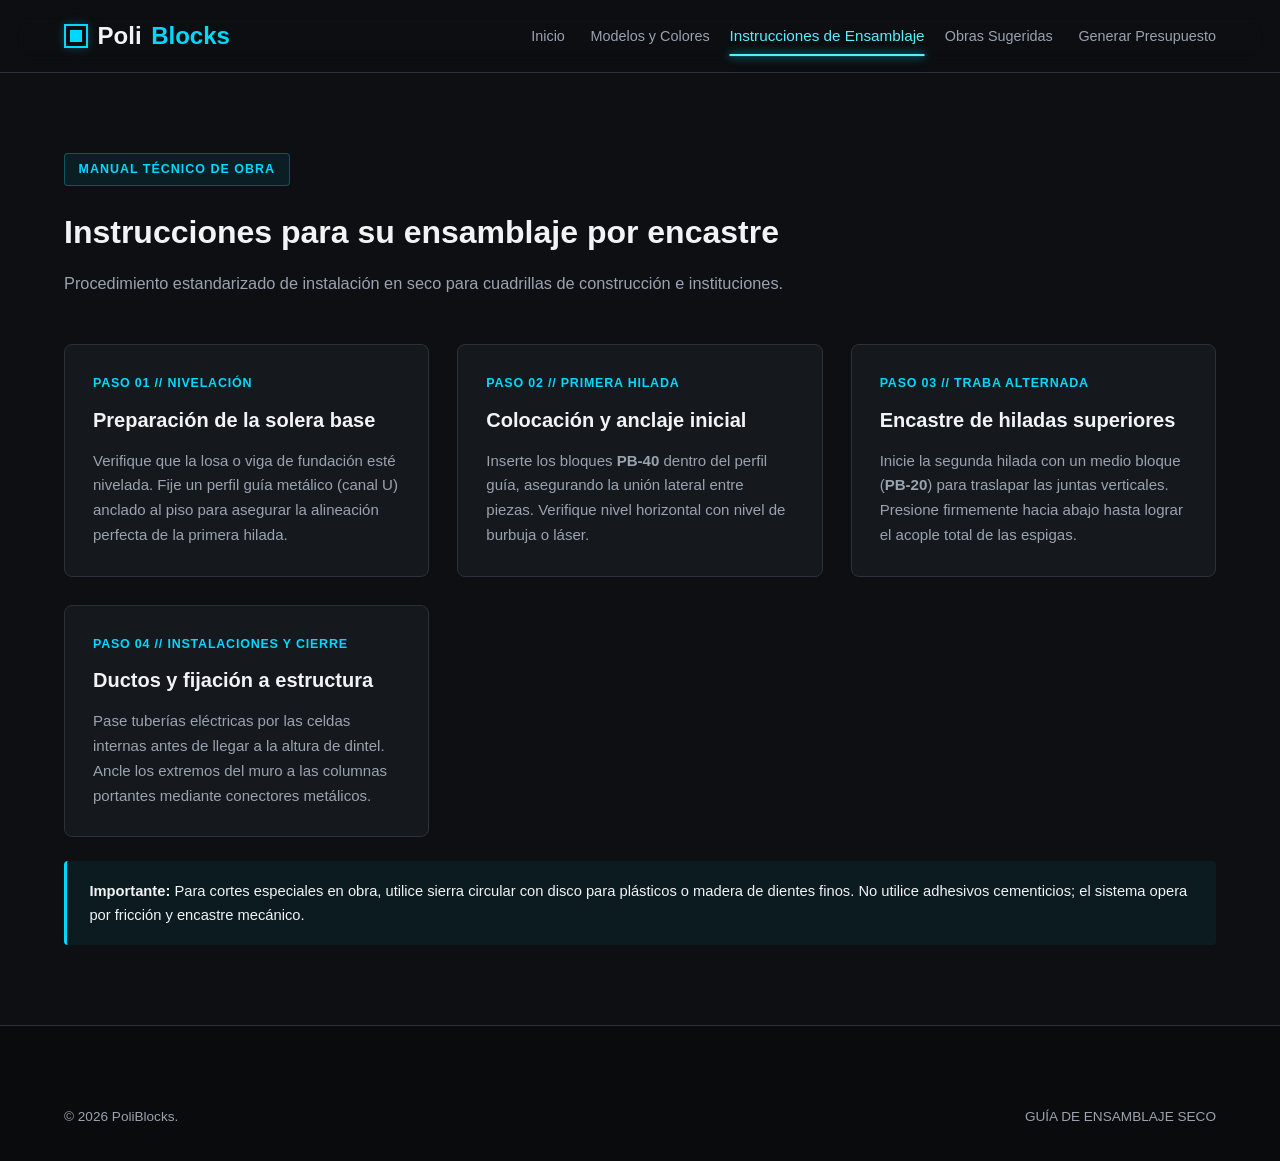
<file: ensamblaje.html>
<!DOCTYPE html>
<html lang="es">
<head>
  <meta charset="UTF-8">
  <meta name="viewport" content="width=device-width, initial-scale=1.0">
  <title>Instrucciones de Ensamblaje | PoliBlocks</title>
  <link rel="stylesheet" href="style.css">
</head>
<body>
  <header class="header">
    <div class="container nav-container">
      <a href="index.html" class="logo"><span class="logo-icon"></span>Poli<span>Blocks</span></a>
      <button class="menu-toggle" id="menuToggle">☰</button>
      <nav>
        <ul class="nav-links" id="navLinks">
          <li><a href="index.html">Inicio</a></li>
          <li><a href="modelos.html">Modelos y Colores</a></li>
          <li><a href="ensamblaje.html" class="active">Instrucciones de Ensamblaje</a></li>
          <li><a href="obras.html">Obras Sugeridas</a></li>
          <li><a href="presupuesto.html" class="nav-cta">Generar Presupuesto</a></li>
        </ul>
      </nav>
    </div>
  </header>

  <main>
    <section class="section">
      <div class="container">
        <span class="badge">Manual Técnico de Obra</span>
        <div class="section-header">
          <h2>Instrucciones para su ensamblaje por encastre</h2>
          <p>Procedimiento estandarizado de instalación en seco para cuadrillas de construcción e instituciones.</p>
        </div>

        <div class="cards-grid">
          <div class="card">
            <div class="card-body">
              <span class="card-tag">PASO 01 // NIVELACIÓN</span>
              <h3>Preparación de la solera base</h3>
              <p>Verifique que la losa o viga de fundación esté nivelada. Fije un perfil guía metálico (canal U) anclado al piso para asegurar la alineación perfecta de la primera hilada.</p>
            </div>
          </div>

          <div class="card">
            <div class="card-body">
              <span class="card-tag">PASO 02 // PRIMERA HILADA</span>
              <h3>Colocación y anclaje inicial</h3>
              <p>Inserte los bloques <strong>PB-40</strong> dentro del perfil guía, asegurando la unión lateral entre piezas. Verifique nivel horizontal con nivel de burbuja o láser.</p>
            </div>
          </div>

          <div class="card">
            <div class="card-body">
              <span class="card-tag">PASO 03 // TRABA ALTERNADA</span>
              <h3>Encastre de hiladas superiores</h3>
              <p>Inicie la segunda hilada con un medio bloque (<strong>PB-20</strong>) para traslapar las juntas verticales. Presione firmemente hacia abajo hasta lograr el acople total de las espigas.</p>
            </div>
          </div>

          <div class="card">
            <div class="card-body">
              <span class="card-tag">PASO 04 // INSTALACIONES Y CIERRE</span>
              <h3>Ductos y fijación a estructura</h3>
              <p>Pase tuberías eléctricas por las celdas internas antes de llegar a la altura de dintel. Ancle los extremos del muro a las columnas portantes mediante conectores metálicos.</p>
            </div>
          </div>
        </div>

        <div class="notice-box">
          <strong>Importante:</strong> Para cortes especiales en obra, utilice sierra circular con disco para plásticos o madera de dientes finos. No utilice adhesivos cementicios; el sistema opera por fricción y encastre mecánico.
        </div>
      </div>
    </section>
  </main>

  <footer class="footer">
    <div class="container">
      <div class="footer-bottom">
        <span>&copy; 2026 PoliBlocks.</span>
        <span>GUÍA DE ENSAMBLAJE SECO</span>
      </div>
    </div>
  </footer>
  <script src="script.js"></script>
</body>
</html>
</file>
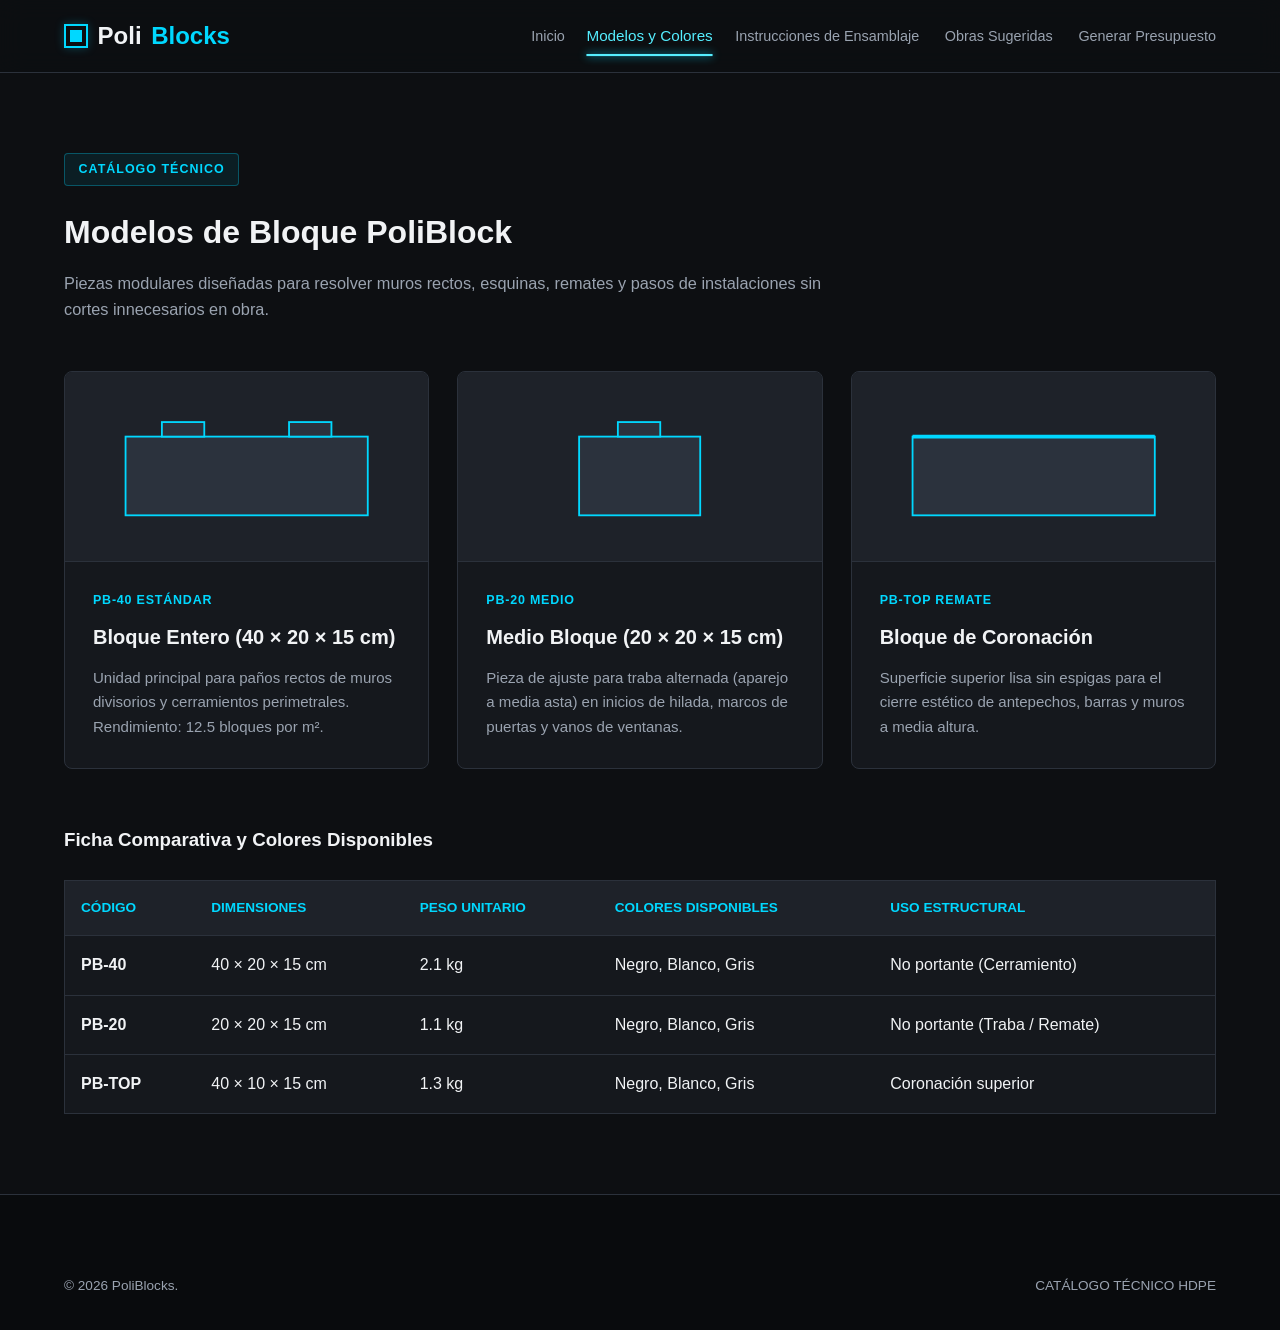
<file: modelos.html>
<!DOCTYPE html>
<html lang="es">
<head>
  <meta charset="UTF-8">
  <meta name="viewport" content="width=device-width, initial-scale=1.0">
  <title>Modelos y Colores | PoliBlocks</title>
  <link rel="stylesheet" href="style.css">
</head>
<body>
  <header class="header">
    <div class="container nav-container">
      <a href="index.html" class="logo"><span class="logo-icon"></span>Poli<span>Blocks</span></a>
      <button class="menu-toggle" id="menuToggle">☰</button>
      <nav>
        <ul class="nav-links" id="navLinks">
          <li><a href="index.html">Inicio</a></li>
          <li><a href="modelos.html" class="active">Modelos y Colores</a></li>
          <li><a href="ensamblaje.html">Instrucciones de Ensamblaje</a></li>
          <li><a href="obras.html">Obras Sugeridas</a></li>
          <li><a href="presupuesto.html" class="nav-cta">Generar Presupuesto</a></li>
        </ul>
      </nav>
    </div>
  </header>

  <main>
    <section class="section">
      <div class="container">
        <span class="badge">Catálogo Técnico</span>
        <div class="section-header">
          <h2>Modelos de Bloque PoliBlock</h2>
          <p>Piezas modulares diseñadas para resolver muros rectos, esquinas, remates y pasos de instalaciones sin cortes innecesarios en obra.</p>
        </div>

        <div class="cards-grid">
          <div class="card">
            <div class="card-media">
              <svg viewBox="0 0 300 160" xmlns="http://www.w3.org/2000/svg">
                <rect x="50" y="55" width="200" height="65" fill="#2b323d" stroke="#00d8ff" stroke-width="1.5"/>
                <rect x="80" y="43" width="35" height="12" fill="#2b323d" stroke="#00d8ff" stroke-width="1.5"/>
                <rect x="185" y="43" width="35" height="12" fill="#2b323d" stroke="#00d8ff" stroke-width="1.5"/>
              </svg>
            </div>
            <div class="card-body">
              <span class="card-tag">PB-40 ESTÁNDAR</span>
              <h3>Bloque Entero (40 × 20 × 15 cm)</h3>
              <p>Unidad principal para paños rectos de muros divisorios y cerramientos perimetrales. Rendimiento: 12.5 bloques por m².</p>
            </div>
          </div>

          <div class="card">
            <div class="card-media">
              <svg viewBox="0 0 300 160" xmlns="http://www.w3.org/2000/svg">
                <rect x="100" y="55" width="100" height="65" fill="#2b323d" stroke="#00d8ff" stroke-width="1.5"/>
                <rect x="132" y="43" width="35" height="12" fill="#2b323d" stroke="#00d8ff" stroke-width="1.5"/>
              </svg>
            </div>
            <div class="card-body">
              <span class="card-tag">PB-20 MEDIO</span>
              <h3>Medio Bloque (20 × 20 × 15 cm)</h3>
              <p>Pieza de ajuste para traba alternada (aparejo a media asta) en inicios de hilada, marcos de puertas y vanos de ventanas.</p>
            </div>
          </div>

          <div class="card">
            <div class="card-media">
              <svg viewBox="0 0 300 160" xmlns="http://www.w3.org/2000/svg">
                <rect x="50" y="55" width="200" height="65" fill="#2b323d" stroke="#00d8ff" stroke-width="1.5"/>
                <line x1="50" y1="55" x2="250" y2="55" stroke="#00d8ff" stroke-width="3"/>
              </svg>
            </div>
            <div class="card-body">
              <span class="card-tag">PB-TOP REMATE</span>
              <h3>Bloque de Coronación</h3>
              <p>Superficie superior lisa sin espigas para el cierre estético de antepechos, barras y muros a media altura.</p>
            </div>
          </div>
        </div>

        <div style="margin-top: 3.5rem; overflow-x: auto;">
          <h3>Ficha Comparativa y Colores Disponibles</h3>
          <table class="tech-table">
            <thead>
              <tr>
                <th>Código</th>
                <th>Dimensiones</th>
                <th>Peso Unitario</th>
                <th>Colores Disponibles</th>
                <th>Uso Estructural</th>
              </tr>
            </thead>
            <tbody>
              <tr>
                <td><strong>PB-40</strong></td>
                <td>40 × 20 × 15 cm</td>
                <td>2.1 kg</td>
                <td>Negro, Blanco, Gris</td>
                <td>No portante (Cerramiento)</td>
              </tr>
              <tr>
                <td><strong>PB-20</strong></td>
                <td>20 × 20 × 15 cm</td>
                <td>1.1 kg</td>
                <td>Negro, Blanco, Gris</td>
                <td>No portante (Traba / Remate)</td>
              </tr>
              <tr>
                <td><strong>PB-TOP</strong></td>
                <td>40 × 10 × 15 cm</td>
                <td>1.3 kg</td>
                <td>Negro, Blanco, Gris</td>
                <td>Coronación superior</td>
              </tr>
            </tbody>
          </table>
        </div>
      </div>
    </section>
  </main>

  <footer class="footer">
    <div class="container">
      <div class="footer-bottom">
        <span>&copy; 2026 PoliBlocks.</span>
        <span>CATÁLOGO TÉCNICO HDPE</span>
      </div>
    </div>
  </footer>
  <script src="script.js"></script>
</body>
</html>
</file>
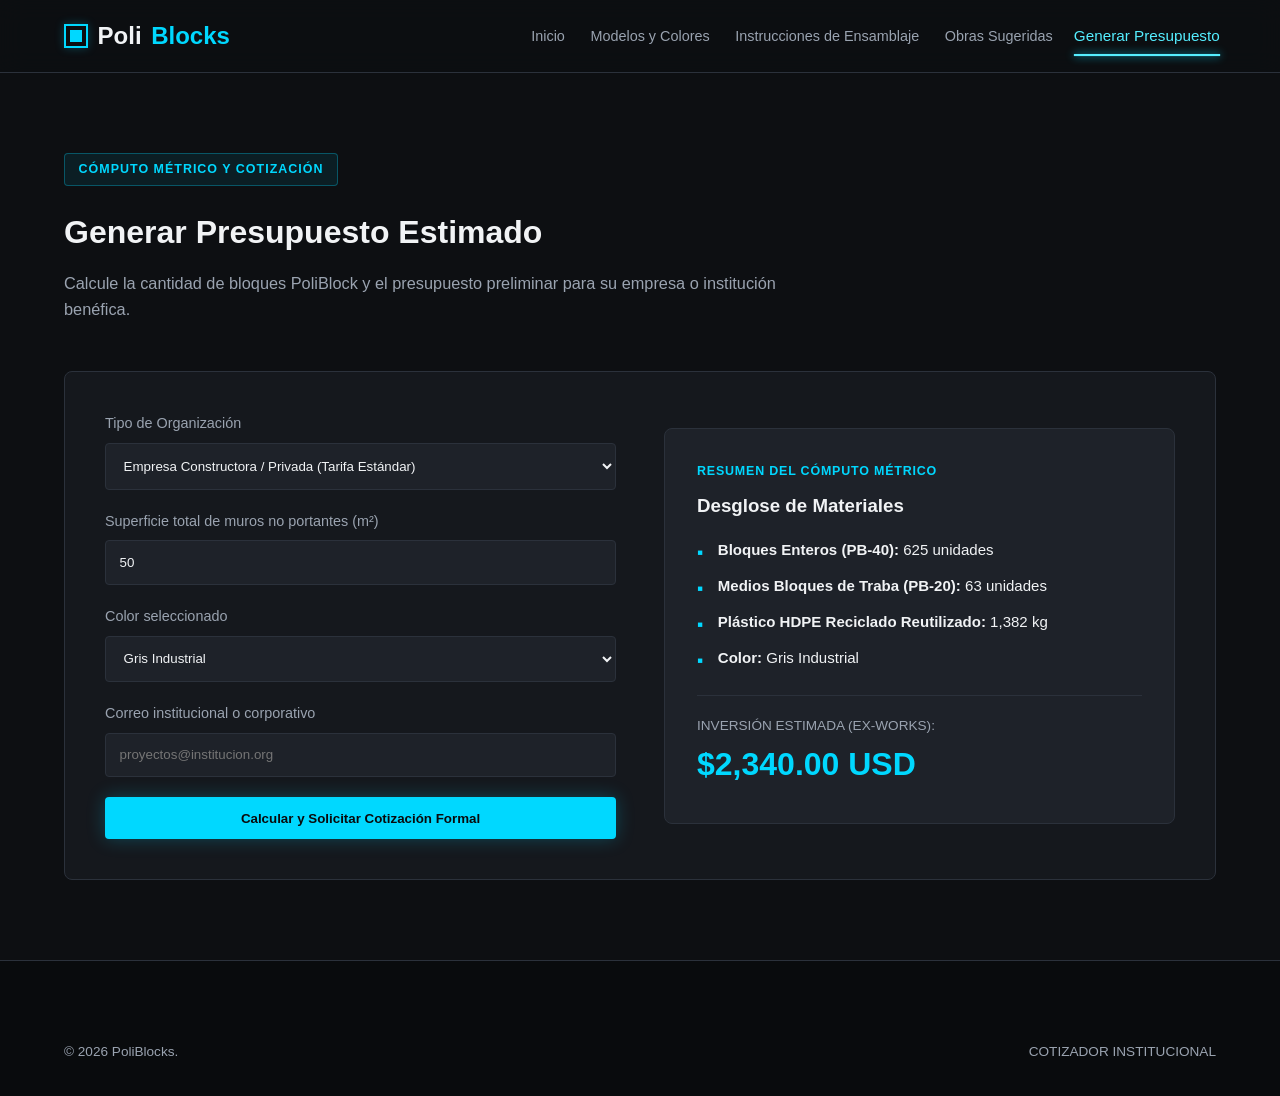
<file: presupuesto.html>
<!DOCTYPE html>
<html lang="es">
<head>
  <meta charset="UTF-8">
  <meta name="viewport" content="width=device-width, initial-scale=1.0">
  <title>Generar Presupuesto | PoliBlocks</title>
  <link rel="stylesheet" href="style.css">
</head>
<body>
  <header class="header">
    <div class="container nav-container">
      <a href="index.html" class="logo"><span class="logo-icon"></span>Poli<span>Blocks</span></a>
      <button class="menu-toggle" id="menuToggle">☰</button>
      <nav>
        <ul class="nav-links" id="navLinks">
          <li><a href="index.html">Inicio</a></li>
          <li><a href="modelos.html">Modelos y Colores</a></li>
          <li><a href="ensamblaje.html">Instrucciones de Ensamblaje</a></li>
          <li><a href="obras.html">Obras Sugeridas</a></li>
          <li><a href="presupuesto.html" class="nav-cta active">Generar Presupuesto</a></li>
        </ul>
      </nav>
    </div>
  </header>

  <main>
    <section class="section">
      <div class="container">
        <span class="badge">Cómputo Métrico y Cotización</span>
        <div class="section-header">
          <h2>Generar Presupuesto Estimado</h2>
          <p>Calcule la cantidad de bloques PoliBlock y el presupuesto preliminar para su empresa o institución benéfica.</p>
        </div>

        <div class="feature-row">
          <form id="budgetForm">
            <div class="form-group">
              <label for="orgType">Tipo de Organización</label>
              <select id="orgType" class="form-control">
                <option value="empresa">Empresa Constructora / Privada (Tarifa Estándar)</option>
                <option value="ong">Institución Benéfica / ONG (15% Descuento Social)</option>
              </select>
            </div>

            <div class="form-group">
              <label for="areaM2">Superficie total de muros no portantes (m²)</label>
              <input type="number" id="areaM2" class="form-control" min="1" value="50" required>
            </div>

            <div class="form-group">
              <label for="blockColor">Color seleccionado</label>
              <select id="blockColor" class="form-control">
                <option value="Gris Industrial">Gris Industrial</option>
                <option value="Negro Carbón">Negro Carbón</option>
                <option value="Blanco Técnico">Blanco Técnico</option>
              </select>
            </div>

            <div class="form-group">
              <label for="contactEmail">Correo institucional o corporativo</label>
              <input type="email" id="contactEmail" class="form-control" placeholder="proyectos@institucion.org" required>
            </div>

            <button type="submit" class="btn-primary" style="width: 100%; justify-content: center;">
              Calcular y Solicitar Cotización Formal
            </button>
          </form>

          <div class="card" style="padding: 2rem; background: var(--bg-elevated);">
            <span class="card-tag">RESUMEN DEL CÓMPUTO MÉTRICO</span>
            <h3 style="margin-bottom: 1rem;">Desglose de Materiales</h3>
            <ul class="spec-list" style="margin-bottom: 1.5rem;">
              <li><strong>Bloques Enteros (PB-40):</strong> <span id="resEnteros">625</span> unidades</li>
              <li><strong>Medios Bloques de Traba (PB-20):</strong> <span id="resMedios">63</span> unidades</li>
              <li><strong>Plástico HDPE Reciclado Reutilizado:</strong> <span id="resKg">1,382</span> kg</li>
              <li><strong>Color:</strong> <span id="resColor">Gris Industrial</span></li>
            </ul>
            <div style="border-top: 1px solid var(--border-color); padding-top: 1rem;">
              <span style="font-size: 0.85rem; color: var(--text-muted);">INVERSIÓN ESTIMADA (EX-WORKS):</span>
              <div id="resTotal" style="font-size: 2rem; font-weight: 700; color: var(--electric-blue);">$2,340.00 USD</div>
            </div>
            <p id="budgetConfirmation" style="display: none; margin-top: 1rem; color: var(--electric-blue); font-size: 0.9rem;">
              ✓ Cotización enviada correctamente a nuestro departamento de ingeniería y alianzas institucionales.
            </p>
          </div>
        </div>
      </div>
    </section>
  </main>

  <footer class="footer">
    <div class="container">
      <div class="footer-bottom">
        <span>&copy; 2026 PoliBlocks.</span>
        <span>COTIZADOR INSTITUCIONAL</span>
      </div>
    </div>
  </footer>
  <script src="script.js"></script>
</body>
</html>
</file>
<file: style.css>
@import url('https://api.fontshare.com/v2/css?f[]=open-sauce-one@400,500,600,700&display=swap');

:root {
  --bg-dark: #0d0f12;
  --bg-card: #15181d;
  --bg-elevated: #1e2229;
  --border-color: #2b313b;
  --text-main: #f1f3f5;
  --text-muted: #9aa3b0;
  --electric-blue: #00d8ff;
  --electric-blue-light: #55eeff;
  --electric-glow: rgba(0, 216, 255, 0.25);
  --font-main: 'Open Sauce One', -apple-system, BlinkMacSystemFont, sans-serif;
  --transition: all 0.3s cubic-bezier(0.25, 0.8, 0.25, 1);
}

* {
  margin: 0;
  padding: 0;
  box-sizing: border-box;
}

html {
  scroll-behavior: smooth;
  font-family: var(--font-main);
  background-color: var(--bg-dark);
  color: var(--text-main);
  line-height: 1.65;
}

body {
  display: flex;
  flex-direction: column;
  min-height: 100vh;
  overflow-x: hidden;
}

main {
  flex: 1;
}

a {
  text-decoration: none;
  color: inherit;
  transition: var(--transition);
}

ul {
  list-style: none;
}

.container {
  width: 90%;
  max-width: 1200px;
  margin: 0 auto;
}

/* ================= HEADER & MENÚ DESPLEGABLE ================= */
.header {
  position: sticky;
  top: 0;
  z-index: 1000;
  background: rgba(13, 15, 18, 0.92);
  backdrop-filter: blur(12px);
  border-bottom: 1px solid var(--border-color);
  padding: 1rem 0;
}

.nav-container {
  display: flex;
  justify-content: space-between;
  align-items: center;
}

.logo {
  font-size: 1.5rem;
  font-weight: 700;
  display: flex;
  align-items: center;
  gap: 0.6rem;
  transition: var(--transition);
}

.logo:hover {
  transform: scale(1.02);
  color: var(--electric-blue-light);
}

.logo-icon {
  width: 24px;
  height: 24px;
  border: 2px solid var(--electric-blue);
  box-shadow: 0 0 10px var(--electric-glow);
  position: relative;
}

.logo-icon::after {
  content: '';
  position: absolute;
  inset: 4px;
  background: var(--electric-blue);
}

.logo span {
  color: var(--electric-blue);
}

.nav-links {
  display: flex;
  gap: 1.6rem;
  align-items: center;
}

.nav-links a {
  font-size: 0.9rem;
  font-weight: 500;
  color: var(--text-muted);
  position: relative;
  display: inline-block;
  transition: var(--transition);
}

/* Efecto Hover y Zoom en ítems de navegación */
.nav-links a:hover,
.nav-links a.active {
  color: var(--electric-blue-light);
  transform: scale(1.06);
}

.nav-links a.active::after,
.nav-links a:hover::after {
  content: '';
  position: absolute;
  bottom: -6px;
  left: 0;
  width: 100%;
  height: 2px;
  background: var(--electric-blue-light);
  box-shadow: 0 0 8px var(--electric-blue);
}

/* Botón del Portapapeles en la Barra de Navegación */
.clipboard-btn {
  background: var(--bg-card);
  border: 1px solid var(--border-color);
  color: var(--electric-blue);
  padding: 0.45rem 0.75rem;
  border-radius: 4px;
  cursor: pointer;
  display: inline-flex;
  align-items: center;
  gap: 0.4rem;
  font-size: 0.9rem;
  font-weight: 600;
  transition: var(--transition);
}

.clipboard-btn:hover {
  background: rgba(0, 216, 255, 0.15);
  border-color: var(--electric-blue);
  color: var(--electric-blue-light);
  transform: scale(1.07);
  box-shadow: 0 0 12px var(--electric-glow);
}

/* Botón Menú Hamburguesa (Tres barras horizontales) */
.menu-toggle {
  display: none;
  background: var(--bg-card);
  border: 1px solid var(--border-color);
  color: var(--text-main);
  padding: 0.5rem 0.75rem;
  font-size: 1.25rem;
  cursor: pointer;
  border-radius: 4px;
  transition: var(--transition);
}

.menu-toggle:hover {
  border-color: var(--electric-blue);
  color: var(--electric-blue-light);
  transform: scale(1.05);
}

/* ================= MODAL / FORMULARIO FLOTANTE (PORTAPAPELES) ================= */
.modal-overlay {
  position: fixed;
  inset: 0;
  background: rgba(10, 12, 15, 0.85);
  backdrop-filter: blur(8px);
  z-index: 2000;
  display: flex;
  justify-content: center;
  align-items: center;
  opacity: 0;
  pointer-events: none;
  transition: var(--transition);
}

.modal-overlay.active {
  opacity: 1;
  pointer-events: auto;
}

.modal-content {
  background: var(--bg-card);
  border: 1px solid var(--electric-blue);
  width: 90%;
  max-width: 540px;
  padding: 2.5rem;
  border-radius: 8px;
  box-shadow: 0 0 35px var(--electric-glow);
  position: relative;
  transform: translateY(20px);
  transition: var(--transition);
}

.modal-overlay.active .modal-content {
  transform: translateY(0);
}

.modal-close {
  position: absolute;
  top: 1rem;
  right: 1.2rem;
  background: none;
  border: none;
  color: var(--text-muted);
  font-size: 1.5rem;
  cursor: pointer;
  transition: var(--transition);
}

.modal-close:hover {
  color: var(--electric-blue-light);
  transform: scale(1.1);
}

/* ================= HERO SECTION ================= */
.hero {
  padding: 5.5rem 0;
  background:
    radial-gradient(circle at 85% 20%, rgba(0, 216, 255, 0.09) 0%, transparent 45%),
    linear-gradient(to right, rgba(43, 49, 59, 0.25) 1px, transparent 1px),
    linear-gradient(to bottom, rgba(43, 49, 59, 0.25) 1px, transparent 1px);
  background-size: 100% 100%, 40px 40px, 40px 40px;
  border-bottom: 1px solid var(--border-color);
}

.hero-grid {
  display: grid;
  grid-template-columns: 1.15fr 0.85fr;
  gap: 3rem;
  align-items: center;
}

.badge {
  display: inline-block;
  padding: 0.35rem 0.85rem;
  font-size: 0.78rem;
  font-weight: 600;
  text-transform: uppercase;
  letter-spacing: 1px;
  color: var(--electric-blue);
  background: rgba(0, 216, 255, 0.08);
  border: 1px solid rgba(0, 216, 255, 0.3);
  border-radius: 4px;
  margin-bottom: 1.25rem;
}

.hero h1 {
  font-size: clamp(2.1rem, 4vw, 3.2rem);
  font-weight: 700;
  line-height: 1.18;
  margin-bottom: 1.25rem;
}

.hero h1 .brand-highlight {
  color: var(--electric-blue);
  text-shadow: 0 0 22px var(--electric-glow);
  display: block;
  font-size: 0.55em;
  text-transform: uppercase;
  letter-spacing: 2px;
  margin-bottom: 0.4rem;
}

.hero p {
  font-size: 1.05rem;
  color: var(--text-muted);
  margin-bottom: 2rem;
  max-width: 580px;
}

.btn-group {
  display: flex;
  gap: 1rem;
  flex-wrap: wrap;
}

.btn-primary {
  background: var(--electric-blue);
  color: #090b0d;
  font-weight: 600;
  padding: 0.85rem 1.75rem;
  border-radius: 4px;
  border: none;
  cursor: pointer;
  transition: var(--transition);
  box-shadow: 0 0 18px var(--electric-glow);
  display: inline-flex;
  align-items: center;
  gap: 0.5rem;
}

/* Efecto Zoom y Aclarado en Botón Principal */
.btn-primary:hover {
  background: var(--electric-blue-light);
  box-shadow: 0 0 28px rgba(0, 216, 255, 0.5);
  transform: scale(1.04) translateY(-2px);
}

.btn-secondary {
  background: var(--bg-card);
  color: var(--text-main);
  font-weight: 500;
  padding: 0.85rem 1.75rem;
  border-radius: 4px;
  border: 1px solid var(--border-color);
  transition: var(--transition);
  display: inline-flex;
  align-items: center;
  gap: 0.5rem;
}

/* Efecto Zoom y Aclarado en Botón Secundario */
.btn-secondary:hover {
  border-color: var(--electric-blue-light);
  color: var(--electric-blue-light);
  transform: scale(1.04) translateY(-2px);
  box-shadow: 0 0 12px var(--electric-glow);
}

/* Contenedor visual / Ilustración técnica */
.visual-frame {
  background: var(--bg-card);
  border: 1px solid var(--border-color);
  border-radius: 8px;
  padding: 1.5rem;
  position: relative;
  box-shadow: 0 20px 45px rgba(0, 0, 0, 0.45);
}

.visual-frame img,
.visual-frame svg {
  width: 100%;
  height: auto;
  border-radius: 4px;
  display: block;
}

.visual-caption {
  margin-top: 0.85rem;
  font-size: 0.82rem;
  color: var(--text-muted);
  display: flex;
  justify-content: space-between;
  border-top: 1px solid var(--border-color);
  padding-top: 0.65rem;
}

/* ================= CONTENT BLOCKS ================= */
.section {
  padding: 5rem 0;
  border-bottom: 1px solid var(--border-color);
}

.section-header {
  margin-bottom: 3rem;
  max-width: 760px;
}

.section-header h2 {
  font-size: 2rem;
  font-weight: 700;
  margin-bottom: 0.65rem;
}

.section-header p {
  color: var(--text-muted);
  font-size: 1.02rem;
}

.feature-row {
  display: grid;
  grid-template-columns: 1fr 1fr;
  gap: 3rem;
  align-items: center;
  margin-bottom: 4rem;
  background: var(--bg-card);
  border: 1px solid var(--border-color);
  padding: 2.5rem;
  border-radius: 8px;
}

.feature-row:last-child {
  margin-bottom: 0;
}

.feature-row.reverse .feature-media {
  order: -1;
}

.feature-content h3 {
  font-size: 1.45rem;
  margin-bottom: 0.9rem;
  color: var(--text-main);
}

.feature-content p {
  color: var(--text-muted);
  margin-bottom: 1.2rem;
}

.spec-list {
  display: flex;
  flex-direction: column;
  gap: 0.7rem;
}

.spec-list li {
  font-size: 0.94rem;
  color: var(--text-main);
  padding-left: 1.3rem;
  position: relative;
}

.spec-list li::before {
  content: '▪';
  color: var(--electric-blue);
  position: absolute;
  left: 0;
  font-size: 1.1rem;
}

/* Grid de tarjetas con Zoom al Hover */
.cards-grid {
  display: grid;
  grid-template-columns: repeat(auto-fit, minmax(300px, 1fr));
  gap: 1.75rem;
}

.card {
  background: var(--bg-card);
  border: 1px solid var(--border-color);
  border-radius: 8px;
  overflow: hidden;
  transition: var(--transition);
  display: flex;
  flex-direction: column;
}

.card:hover {
  border-color: var(--electric-blue-light);
  box-shadow: 0 0 25px rgba(0, 216, 255, 0.2);
  transform: scale(1.02) translateY(-4px);
}

.card-media {
  height: 190px;
  background: var(--bg-elevated);
  border-bottom: 1px solid var(--border-color);
  display: flex;
  align-items: center;
  justify-content: center;
  overflow: hidden;
}

.card-media img {
  width: 100%;
  height: 100%;
  object-fit: cover;
  filter: grayscale(35%) contrast(1.05);
  transition: var(--transition);
}

.card:hover .card-media img {
  transform: scale(1.05);
}

.card-body {
  padding: 1.75rem;
  flex: 1;
  display: flex;
  flex-direction: column;
}

.card-tag {
  font-size: 0.78rem;
  font-weight: 700;
  color: var(--electric-blue);
  text-transform: uppercase;
  letter-spacing: 0.8px;
  margin-bottom: 0.6rem;
}

.card-body h3 {
  font-size: 1.25rem;
  margin-bottom: 0.75rem;
}

.card-body p {
  color: var(--text-muted);
  font-size: 0.94rem;
}

/* Selector de Colores Interactivo */
.color-showcase {
  display: grid;
  grid-template-columns: 1fr 1fr;
  gap: 2.5rem;
  align-items: center;
  background: var(--bg-card);
  border: 1px solid var(--border-color);
  padding: 2.5rem;
  border-radius: 8px;
}

.swatch-group {
  display: flex;
  gap: 1rem;
  margin: 1.5rem 0;
  flex-wrap: wrap;
}

.swatch-btn {
  padding: 0.75rem 1.25rem;
  border-radius: 6px;
  border: 1px solid var(--border-color);
  background: var(--bg-elevated);
  color: var(--text-main);
  cursor: pointer;
  display: flex;
  align-items: center;
  gap: 0.6rem;
  font-family: var(--font-main);
  font-weight: 500;
  transition: var(--transition);
}

.swatch-btn.active,
.swatch-btn:hover {
  border-color: var(--electric-blue-light);
  box-shadow: 0 0 12px var(--electric-glow);
  transform: scale(1.05);
}

.swatch-dot {
  width: 18px;
  height: 18px;
  border-radius: 50%;
  border: 1px solid #555;
}

/* Tablas y Formularios */
.tech-table {
  width: 100%;
  border-collapse: collapse;
  background: var(--bg-card);
  border: 1px solid var(--border-color);
  margin-top: 1.5rem;
}

.tech-table th,
.tech-table td {
  padding: 1rem;
  text-align: left;
  border-bottom: 1px solid var(--border-color);
}

.tech-table th {
  background: var(--bg-elevated);
  color: var(--electric-blue);
  font-size: 0.85rem;
  text-transform: uppercase;
}

.form-group {
  margin-bottom: 1.25rem;
}

.form-group label {
  display: block;
  margin-bottom: 0.45rem;
  font-size: 0.9rem;
  color: var(--text-muted);
}

.form-control {
  width: 100%;
  padding: 0.85rem;
  background: var(--bg-elevated);
  border: 1px solid var(--border-color);
  border-radius: 4px;
  color: var(--text-main);
  font-family: var(--font-main);
  transition: var(--transition);
}

.form-control:focus {
  outline: none;
  border-color: var(--electric-blue);
  box-shadow: 0 0 12px var(--electric-glow);
}

.notice-box {
  background: rgba(0, 216, 255, 0.06);
  border-left: 3px solid var(--electric-blue);
  padding: 1.1rem 1.4rem;
  border-radius: 4px;
  margin-top: 1.5rem;
  font-size: 0.92rem;
  color: var(--text-main);
}

/* ================= FOOTER ================= */
.footer {
  background: #090b0d;
  padding: 3.5rem 0 2rem;
  margin-top: auto;
}

.footer-grid {
  display: grid;
  grid-template-columns: 2fr 1fr 1fr;
  gap: 2.5rem;
  padding-bottom: 2.5rem;
  border-bottom: 1px solid var(--border-color);
}

.footer p {
  color: var(--text-muted);
  font-size: 0.9rem;
  margin-top: 1rem;
  max-width: 360px;
}

.footer h4 {
  font-size: 0.95rem;
  margin-bottom: 1rem;
  color: var(--text-main);
}

.footer-links li {
  margin-bottom: 0.6rem;
}

.footer-links a {
  color: var(--text-muted);
  font-size: 0.9rem;
  transition: var(--transition);
}

.footer-links a:hover {
  color: var(--electric-blue-light);
  transform: scale(1.03);
}

.footer-bottom {
  padding-top: 1.5rem;
  display: flex;
  justify-content: space-between;
  flex-wrap: wrap;
  gap: 1rem;
  font-size: 0.85rem;
  color: var(--text-muted);
}

/* ================= RESPONSIVIDAD & MENÚ DESPLEGABLE MÓVIL ================= */
@media (max-width: 900px) {
  .hero-grid,
  .feature-row,
  .color-showcase,
  .footer-grid {
    grid-template-columns: 1fr;
  }

  .feature-row.reverse .feature-media {
    order: 0;
  }

  .menu-toggle {
    display: block;
  }

  .nav-links {
    display: none;
    position: absolute;
    top: 100%;
    left: 0;
    width: 100%;
    background: var(--bg-card);
    flex-direction: column;
    padding: 1.5rem;
    border-bottom: 1px solid var(--border-color);
    gap: 1.2rem;
    box-shadow: 0 15px 30px rgba(0,0,0,0.6);
  }

  .nav-links.active {
    display: flex;
  }
}
</file>
